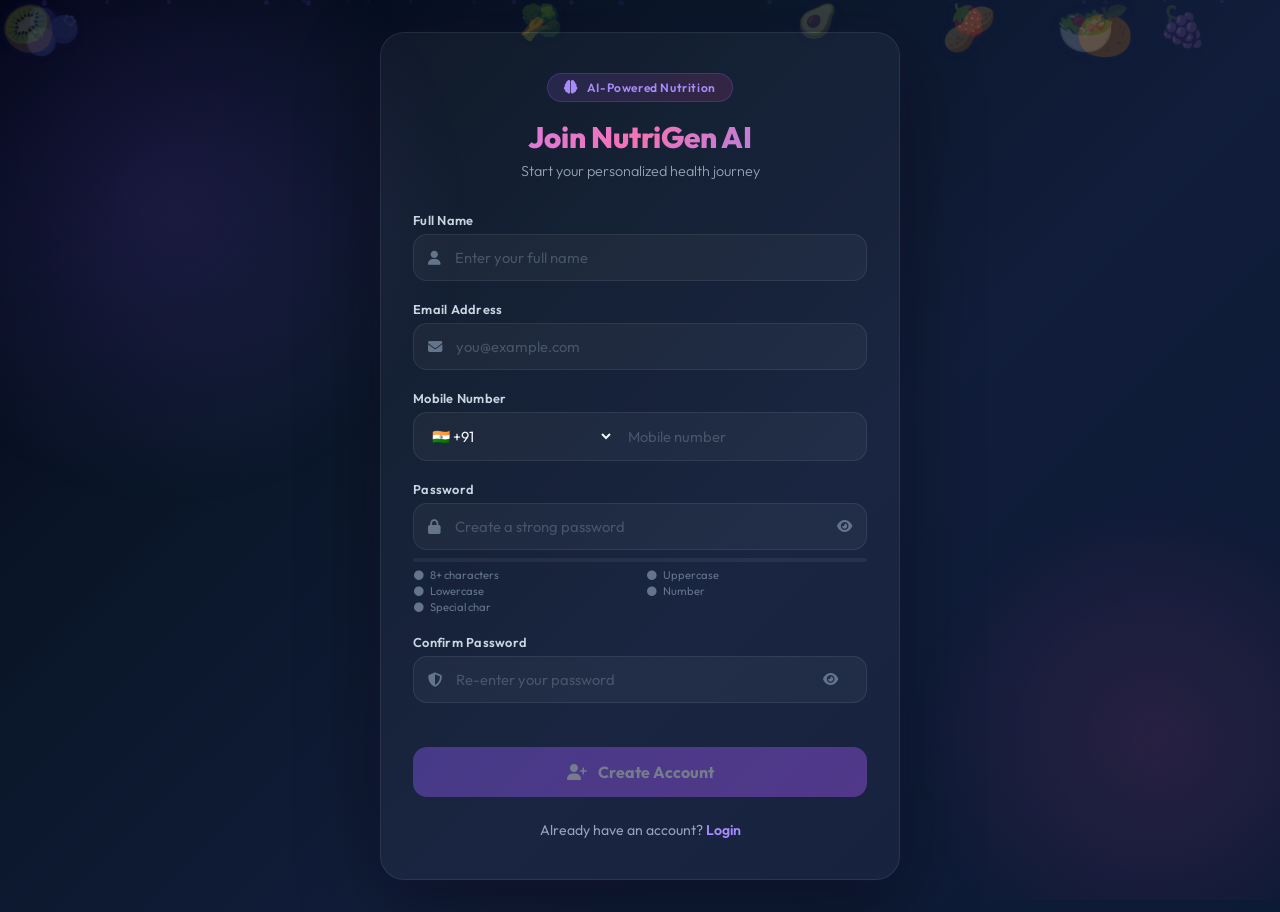
<file: templates/signup.html>
<!DOCTYPE html>
<html lang="en">

<head>
    <meta charset="UTF-8">
    <meta name="viewport" content="width=device-width, initial-scale=1.0">
    <title>Sign Up | NutriGen AI</title>
    <meta name="description" content="Join NutriGen AI - Your personal AI-powered nutrition and recipe assistant">
    <link rel="preconnect" href="https://fonts.googleapis.com">
    <link rel="preconnect" href="https://fonts.gstatic.com" crossorigin>
    <link href="https://fonts.googleapis.com/css2?family=Outfit:wght@300;400;500;600;700;800&display=swap"
        rel="stylesheet">
    <link rel="stylesheet" href="https://cdnjs.cloudflare.com/ajax/libs/font-awesome/6.5.0/css/all.min.css">
    <style>
        *,
        *::before,
        *::after {
            margin: 0;
            padding: 0;
            box-sizing: border-box;
        }

        html {
            scroll-behavior: smooth;
            -webkit-font-smoothing: antialiased;
        }

        body {
            font-family: 'Outfit', sans-serif;
            min-height: 100vh;
            background: linear-gradient(135deg, #020617 0%, #0a1628 30%, #111d3a 60%, #0c1a35 100%);
            color: #f1f5f9;
            overflow-x: hidden;
            display: flex;
            align-items: center;
            justify-content: center;
            padding: 2rem 1rem;
        }

        /* ── Animated Background Glow ── */
        .bg-glow {
            position: fixed;
            inset: 0;
            z-index: 0;
            pointer-events: none;
            overflow: hidden;
        }

        .bg-glow::before {
            content: '';
            position: absolute;
            width: 600px;
            height: 600px;
            top: -10%;
            left: -10%;
            background: radial-gradient(circle, rgba(139, 92, 246, 0.15) 0%, transparent 70%);
            animation: glowDrift1 20s ease-in-out infinite alternate;
        }

        .bg-glow::after {
            content: '';
            position: absolute;
            width: 500px;
            height: 500px;
            bottom: -10%;
            right: -10%;
            background: radial-gradient(circle, rgba(236, 72, 153, 0.12) 0%, transparent 70%);
            animation: glowDrift2 18s ease-in-out infinite alternate;
        }

        @keyframes glowDrift1 {
            0% {
                transform: translate(0, 0)
            }

            100% {
                transform: translate(80px, 60px)
            }
        }

        @keyframes glowDrift2 {
            0% {
                transform: translate(0, 0)
            }

            100% {
                transform: translate(-60px, -80px)
            }
        }

        /* ── Floating Particles ── */
        .particles {
            position: fixed;
            inset: 0;
            z-index: 0;
            pointer-events: none;
            overflow: hidden;
        }

        .particle {
            position: absolute;
            border-radius: 50%;
            background: rgba(139, 92, 246, 0.25);
            animation: particleFloat linear infinite;
        }

        @keyframes particleFloat {
            0% {
                transform: translateY(100vh) scale(0);
                opacity: 0;
            }

            10% {
                opacity: 1;
            }

            90% {
                opacity: 0.6;
            }

            100% {
                transform: translateY(-10vh) scale(1);
                opacity: 0;
            }
        }

        /* ── Floating Food Elements ── */
        .food-elements {
            position: fixed;
            inset: 0;
            z-index: 0;
            pointer-events: none;
            overflow: hidden;
        }

        .food-item {
            position: absolute;
            font-size: 2.5rem;
            opacity: 0.18;
            animation: foodFloat linear infinite;
            filter: drop-shadow(0 0 8px rgba(139, 92, 246, 0.2));
        }

        @keyframes foodFloat {
            0% {
                transform: translateY(110vh) rotate(0deg) scale(0.7);
                opacity: 0;
            }

            5% {
                opacity: 0.18;
            }

            95% {
                opacity: 0.12;
            }

            100% {
                transform: translateY(-10vh) rotate(360deg) scale(1);
                opacity: 0;
            }
        }

        /* ── Main Container ── */
        .signup-wrapper {
            position: relative;
            z-index: 10;
            width: 100%;
            max-width: 520px;
            animation: pageLoad 0.8s cubic-bezier(0.16, 1, 0.3, 1) forwards;
            opacity: 0;
            transform: translateY(30px);
        }

        @keyframes pageLoad {
            to {
                opacity: 1;
                transform: translateY(0);
            }
        }

        /* ── Glassmorphism Card ── */
        .glass-card {
            background: rgba(255, 255, 255, 0.04);
            backdrop-filter: blur(24px) saturate(180%);
            -webkit-backdrop-filter: blur(24px) saturate(180%);
            border: 1px solid rgba(255, 255, 255, 0.08);
            border-radius: 24px;
            padding: 2.5rem 2rem;
            box-shadow: 0 25px 80px rgba(0, 0, 0, 0.4), 0 0 40px rgba(139, 92, 246, 0.06);
            transition: box-shadow 0.4s ease;
        }

        .glass-card:hover {
            box-shadow: 0 30px 90px rgba(0, 0, 0, 0.5), 0 0 60px rgba(139, 92, 246, 0.1);
        }

        /* ── Header ── */
        .auth-header {
            text-align: center;
            margin-bottom: 2rem;
        }

        .ai-badge {
            display: inline-flex;
            align-items: center;
            gap: 8px;
            background: linear-gradient(135deg, rgba(139, 92, 246, 0.15), rgba(236, 72, 153, 0.15));
            border: 1px solid rgba(139, 92, 246, 0.25);
            border-radius: 50px;
            padding: 6px 16px;
            font-size: 0.75rem;
            font-weight: 600;
            color: #a78bfa;
            margin-bottom: 1rem;
            letter-spacing: 0.05em;
        }

        .ai-badge i {
            font-size: 0.85rem;
        }

        .auth-header h2 {
            font-size: 1.85rem;
            font-weight: 800;
            background: linear-gradient(135deg, #c084fc, #f472b6, #818cf8);
            -webkit-background-clip: text;
            -webkit-text-fill-color: transparent;
            background-clip: text;
            margin-bottom: 0.4rem;
        }

        .auth-header p {
            color: #94a3b8;
            font-size: 0.9rem;
            font-weight: 300;
        }

        /* ── Form Groups ── */
        .form-group {
            margin-bottom: 1.25rem;
            position: relative;
        }

        .form-group label {
            display: block;
            font-size: 0.8rem;
            font-weight: 600;
            color: #cbd5e1;
            margin-bottom: 6px;
            letter-spacing: 0.02em;
        }

        .input-wrap {
            position: relative;
            display: flex;
            align-items: center;
            background: rgba(255, 255, 255, 0.04);
            border: 1.5px solid rgba(255, 255, 255, 0.08);
            border-radius: 14px;
            transition: all 0.3s ease;
            overflow: hidden;
        }

        .input-wrap:focus-within {
            border-color: rgba(139, 92, 246, 0.5);
            box-shadow: 0 0 0 4px rgba(139, 92, 246, 0.1), 0 0 20px rgba(139, 92, 246, 0.05);
            background: rgba(255, 255, 255, 0.06);
        }

        .input-wrap.valid {
            border-color: rgba(16, 185, 129, 0.5);
        }

        .input-wrap.valid:focus-within {
            box-shadow: 0 0 0 4px rgba(16, 185, 129, 0.1);
        }

        .input-wrap.invalid {
            border-color: rgba(239, 68, 68, 0.5);
        }

        .input-wrap.invalid:focus-within {
            box-shadow: 0 0 0 4px rgba(239, 68, 68, 0.1);
        }

        .input-wrap i.field-icon {
            padding-left: 14px;
            color: #64748b;
            font-size: 0.9rem;
            flex-shrink: 0;
            transition: color 0.3s;
        }

        .input-wrap:focus-within i.field-icon {
            color: #a78bfa;
        }

        .input-wrap.valid i.field-icon {
            color: #10b981;
        }

        .input-wrap.invalid i.field-icon {
            color: #ef4444;
        }

        .input-wrap input,
        .input-wrap select {
            flex: 1;
            background: transparent;
            border: none;
            outline: none;
            padding: 13px 14px;
            color: #f1f5f9;
            font-family: 'Outfit', sans-serif;
            font-size: 0.92rem;
        }

        .input-wrap input::placeholder {
            color: #475569;
        }

        .input-wrap select {
            cursor: pointer;
        }

        .input-wrap select option {
            background: #1e293b;
            color: #f1f5f9;
        }

        .status-icon {
            padding-right: 14px;
            font-size: 0.85rem;
            flex-shrink: 0;
            animation: statusPop 0.3s cubic-bezier(0.34, 1.56, 0.64, 1);
        }

        @keyframes statusPop {
            0% {
                transform: scale(0)
            }

            100% {
                transform: scale(1)
            }
        }

        .status-icon.valid {
            color: #10b981;
        }

        .status-icon.invalid {
            color: #ef4444;
        }

        .error-msg {
            font-size: 0.75rem;
            color: #f87171;
            margin-top: 4px;
            padding-left: 4px;
            display: none;
            animation: slideDown 0.2s ease;
        }

        .error-msg.show {
            display: block;
        }

        @keyframes slideDown {
            0% {
                opacity: 0;
                transform: translateY(-4px)
            }

            100% {
                opacity: 1;
                transform: translateY(0)
            }
        }

        /* ── Country Code ── */
        .country-select {
            background: transparent;
            border: none;
            outline: none;
            color: #cbd5e1;
            font-family: 'Outfit', sans-serif;
            font-size: 0.88rem;
            padding: 13px 4px 13px 14px;
            cursor: pointer;
            min-width: 80px;
            border-right: 1px solid rgba(255, 255, 255, 0.08);
        }

        .country-select option {
            background: #1e293b;
            color: #f1f5f9;
        }

        /* ── Password Strength ── */
        .password-strength {
            margin-top: 8px;
        }

        .strength-bar {
            height: 4px;
            background: rgba(255, 255, 255, 0.06);
            border-radius: 4px;
            overflow: hidden;
            margin-bottom: 6px;
        }

        .strength-fill {
            height: 100%;
            border-radius: 4px;
            width: 0%;
            transition: width 0.4s ease, background 0.4s ease;
        }

        .strength-checks {
            display: grid;
            grid-template-columns: 1fr 1fr;
            gap: 2px 12px;
        }

        .strength-check {
            font-size: 0.7rem;
            color: #64748b;
            display: flex;
            align-items: center;
            gap: 5px;
            transition: color 0.3s;
        }

        .strength-check.met {
            color: #10b981;
        }

        .strength-check i {
            font-size: 0.6rem;
            width: 12px;
            text-align: center;
        }

        /* ── OTP Section ── */
        .otp-section {
            margin-top: 10px;
            padding: 14px;
            border-radius: 14px;
            background: rgba(255, 255, 255, 0.03);
            border: 1px solid rgba(255, 255, 255, 0.06);
            display: none;
            animation: slideDown 0.3s ease;
        }

        .otp-section.show {
            display: block;
        }

        .otp-row {
            display: flex;
            gap: 8px;
            justify-content: center;
            margin: 12px 0;
        }

        .otp-digit {
            width: 44px;
            height: 52px;
            text-align: center;
            font-size: 1.3rem;
            font-weight: 700;
            font-family: 'Outfit', sans-serif;
            background: rgba(255, 255, 255, 0.05);
            border: 1.5px solid rgba(255, 255, 255, 0.1);
            border-radius: 12px;
            color: #f1f5f9;
            outline: none;
            transition: all 0.3s;
        }

        .otp-digit:focus {
            border-color: rgba(139, 92, 246, 0.6);
            box-shadow: 0 0 0 3px rgba(139, 92, 246, 0.15);
            background: rgba(255, 255, 255, 0.08);
        }

        .otp-timer {
            text-align: center;
            font-size: 0.8rem;
            color: #94a3b8;
            margin-top: 6px;
        }

        .otp-timer span {
            color: #a78bfa;
            font-weight: 600;
        }

        .resend-btn {
            background: none;
            border: none;
            color: #a78bfa;
            font-size: 0.8rem;
            font-weight: 600;
            cursor: pointer;
            display: none;
            margin: 6px auto;
            font-family: 'Outfit', sans-serif;
            transition: color 0.3s;
        }

        .resend-btn:hover {
            color: #c084fc;
        }

        .verify-btn {
            display: inline-flex;
            align-items: center;
            gap: 6px;
            padding: 8px 18px;
            font-size: 0.8rem;
            font-weight: 600;
            background: linear-gradient(135deg, #8b5cf6, #a855f7);
            color: #fff;
            border: none;
            border-radius: 10px;
            cursor: pointer;
            font-family: 'Outfit', sans-serif;
            transition: all 0.3s;
            margin-top: 6px;
        }

        .verify-btn:hover {
            transform: translateY(-1px);
            box-shadow: 0 4px 15px rgba(139, 92, 246, 0.3);
        }

        .verify-btn:disabled {
            opacity: 0.5;
            cursor: not-allowed;
            transform: none;
        }

        .verify-btn .spinner {
            display: none;
            animation: spin 1s linear infinite;
        }

        @keyframes spin {
            to {
                transform: rotate(360deg)
            }
        }

        .verified-badge {
            display: none;
            align-items: center;
            gap: 6px;
            color: #10b981;
            font-size: 0.85rem;
            font-weight: 600;
            margin-top: 8px;
        }

        .verified-badge.show {
            display: inline-flex;
        }

        .verified-badge i {
            animation: checkPop 0.5s cubic-bezier(0.34, 1.56, 0.64, 1);
        }

        @keyframes checkPop {
            0% {
                transform: scale(0) rotate(-45deg)
            }

            100% {
                transform: scale(1) rotate(0)
            }
        }

        /* ── Success Checkmark (SVG animated) ── */
        .success-checkmark {
            width: 28px;
            height: 28px;
            display: none;
        }

        .success-checkmark.show {
            display: inline-block;
        }

        .success-checkmark .checkmark-circle {
            stroke: #10b981;
            stroke-dasharray: 166;
            stroke-dashoffset: 166;
            animation: strokeDraw 0.6s cubic-bezier(0.65, 0, 0.45, 1) forwards;
        }

        .success-checkmark .checkmark-check {
            stroke: #10b981;
            stroke-dasharray: 48;
            stroke-dashoffset: 48;
            animation: strokeDraw 0.3s cubic-bezier(0.65, 0, 0.45, 1) 0.4s forwards;
        }

        @keyframes strokeDraw {
            to {
                stroke-dashoffset: 0
            }
        }

        /* ── Primary Button ── */
        .btn-create {
            width: 100%;
            padding: 15px;
            margin-top: 1.5rem;
            font-size: 1rem;
            font-weight: 700;
            font-family: 'Outfit', sans-serif;
            border: none;
            border-radius: 14px;
            background: linear-gradient(135deg, #8b5cf6, #a855f7, #ec4899);
            background-size: 200% 200%;
            color: #fff;
            cursor: pointer;
            transition: all 0.4s ease;
            position: relative;
            overflow: hidden;
            animation: gradientShift 4s ease infinite;
        }

        @keyframes gradientShift {

            0%,
            100% {
                background-position: 0% 50%
            }

            50% {
                background-position: 100% 50%
            }
        }

        .btn-create:hover:not(:disabled) {
            transform: translateY(-2px);
            box-shadow: 0 8px 30px rgba(139, 92, 246, 0.4), 0 0 40px rgba(139, 92, 246, 0.15);
        }

        .btn-create:active:not(:disabled) {
            transform: translateY(0);
        }

        .btn-create:disabled {
            opacity: 0.4;
            cursor: not-allowed;
            transform: none;
        }

        .btn-create::after {
            content: '';
            position: absolute;
            inset: -2px;
            border-radius: 16px;
            background: linear-gradient(135deg, #8b5cf6, #ec4899, #8b5cf6);
            z-index: -1;
            filter: blur(15px);
            opacity: 0;
            transition: opacity 0.4s;
        }

        .btn-create:hover:not(:disabled)::after {
            opacity: 0.5;
        }

        /* ── Footer Link ── */
        .auth-footer {
            text-align: center;
            margin-top: 1.5rem;
            font-size: 0.88rem;
            color: #94a3b8;
        }

        .auth-footer a {
            color: #a78bfa;
            text-decoration: none;
            font-weight: 600;
            transition: all 0.3s;
            border-bottom: 2px solid transparent;
        }

        .auth-footer a:hover {
            color: #c084fc;
            border-bottom-color: #c084fc;
        }

        /* ── Responsive ── */
        @media(max-width:600px) {
            body {
                padding: 1rem 0.75rem;
            }

            .glass-card {
                padding: 2rem 1.25rem;
                border-radius: 20px;
            }

            .auth-header h2 {
                font-size: 1.5rem;
            }

            .otp-digit {
                width: 38px;
                height: 46px;
                font-size: 1.1rem;
            }

            .strength-checks {
                grid-template-columns: 1fr;
            }

            .food-item {
                font-size: 1.8rem;
            }
        }
    </style>
</head>

<body>
    <!-- Animated Glow Background -->
    <div class="bg-glow"></div>

    <!-- Floating Particles -->
    <div class="particles" id="particles"></div>

    <!-- Floating Food Elements -->
    <div class="food-elements" id="foodElements"></div>

    <!-- Signup Card -->
    <div class="signup-wrapper">
        <div class="glass-card">
            <div class="auth-header">
                <div class="ai-badge"><i class="fas fa-brain"></i> AI-Powered Nutrition</div>
                <h2>Join NutriGen AI</h2>
                <p>Start your personalized health journey</p>
            </div>

            <form id="signupForm" onsubmit="handleSignup(event)" novalidate>
                <!-- Full Name -->
                <div class="form-group">
                    <label>Full Name</label>
                    <div class="input-wrap" id="nameWrap">
                        <i class="fas fa-user field-icon"></i>
                        <input type="text" id="fullName" placeholder="Enter your full name" autocomplete="name">
                        <span class="status-icon" id="nameStatus"></span>
                    </div>
                    <div class="error-msg" id="nameError"></div>
                </div>

                <!-- Email -->
                <div class="form-group">
                    <label>Email Address</label>
                    <div class="input-wrap" id="emailWrap">
                        <i class="fas fa-envelope field-icon"></i>
                        <input type="email" id="emailInput" placeholder="you@example.com" autocomplete="email">
                        <span class="status-icon" id="emailStatus"></span>
                    </div>
                    <div class="error-msg" id="emailError"></div>
                    <button type="button" class="verify-btn" id="emailVerifyBtn" onclick="sendEmailOTP()"
                        style="display:none">
                        <i class="fas fa-paper-plane"></i> Verify Email
                        <i class="fas fa-circle-notch spinner" id="emailSpinner"></i>
                    </button>
                    <div class="verified-badge" id="emailVerified">
                        <svg class="success-checkmark show" viewBox="0 0 52 52">
                            <circle class="checkmark-circle" cx="26" cy="26" r="25" fill="none" stroke-width="2" />
                            <path class="checkmark-check" fill="none" d="M14 27l7 7 16-16" stroke-width="3" />
                        </svg>
                        Email Verified!
                    </div>
                    <div class="otp-section" id="emailOtpSection">
                        <div style="text-align:center;font-size:0.85rem;color:#cbd5e1;margin-bottom:4px">Enter the
                            6-digit code</div>
                        <div class="otp-row" id="emailOtpRow"></div>
                        <div class="otp-timer" id="emailTimer">Resend in <span id="emailCountdown">60</span>s</div>
                        <button type="button" class="resend-btn" id="emailResend" onclick="sendEmailOTP()">Resend
                            OTP</button>
                    </div>
                </div>

                <!-- Mobile -->
                <div class="form-group">
                    <label>Mobile Number</label>
                    <div class="input-wrap" id="mobileWrap">
                        <select class="country-select" id="countryCode">
                            <option value="+91" data-len="10">🇮🇳 +91</option>
                            <option value="+1" data-len="10">🇺🇸 +1</option>
                            <option value="+44" data-len="10">🇬🇧 +44</option>
                            <option value="+61" data-len="9">🇦🇺 +61</option>
                            <option value="+81" data-len="10">🇯🇵 +81</option>
                            <option value="+49" data-len="11">🇩🇪 +49</option>
                            <option value="+33" data-len="9">🇫🇷 +33</option>
                            <option value="+971" data-len="9">🇦🇪 +971</option>
                            <option value="+86" data-len="11">🇨🇳 +86</option>
                            <option value="+55" data-len="11">🇧🇷 +55</option>
                        </select>
                        <input type="tel" id="mobileInput" placeholder="Mobile number" autocomplete="tel">
                        <span class="status-icon" id="mobileStatus"></span>
                    </div>
                    <div class="error-msg" id="mobileError"></div>
                    <button type="button" class="verify-btn" id="mobileVerifyBtn" onclick="sendMobileOTP()"
                        style="display:none">
                        <i class="fas fa-sms"></i> Send OTP
                        <i class="fas fa-circle-notch spinner" id="mobileSpinner"></i>
                    </button>
                    <div class="verified-badge" id="mobileVerified">
                        <svg class="success-checkmark show" viewBox="0 0 52 52">
                            <circle class="checkmark-circle" cx="26" cy="26" r="25" fill="none" stroke-width="2" />
                            <path class="checkmark-check" fill="none" d="M14 27l7 7 16-16" stroke-width="3" />
                        </svg>
                        Mobile Verified!
                    </div>
                    <div class="otp-section" id="mobileOtpSection">
                        <div style="text-align:center;font-size:0.85rem;color:#cbd5e1;margin-bottom:4px">Enter the
                            6-digit code</div>
                        <div class="otp-row" id="mobileOtpRow"></div>
                        <div class="otp-timer" id="mobileTimer">Resend in <span id="mobileCountdown">60</span>s</div>
                        <button type="button" class="resend-btn" id="mobileResend" onclick="sendMobileOTP()">Resend
                            OTP</button>
                    </div>
                </div>

                <!-- Password -->
                <div class="form-group">
                    <label>Password</label>
                    <div class="input-wrap" id="passwordWrap">
                        <i class="fas fa-lock field-icon"></i>
                        <input type="password" id="passwordInput" placeholder="Create a strong password"
                            autocomplete="new-password">
                        <i class="fas fa-eye" id="togglePw"
                            style="padding-right:14px;color:#64748b;cursor:pointer;font-size:0.85rem"
                            onclick="togglePassword('passwordInput','togglePw')"></i>
                    </div>
                    <div class="password-strength" id="pwStrength">
                        <div class="strength-bar">
                            <div class="strength-fill" id="strengthFill"></div>
                        </div>
                        <div class="strength-checks">
                            <span class="strength-check" id="chkLen"><i class="fas fa-circle"></i> 8+ characters</span>
                            <span class="strength-check" id="chkUpper"><i class="fas fa-circle"></i> Uppercase</span>
                            <span class="strength-check" id="chkLower"><i class="fas fa-circle"></i> Lowercase</span>
                            <span class="strength-check" id="chkNum"><i class="fas fa-circle"></i> Number</span>
                            <span class="strength-check" id="chkSpecial"><i class="fas fa-circle"></i> Special
                                char</span>
                        </div>
                    </div>
                </div>

                <!-- Confirm Password -->
                <div class="form-group">
                    <label>Confirm Password</label>
                    <div class="input-wrap" id="confirmWrap">
                        <i class="fas fa-shield-halved field-icon"></i>
                        <input type="password" id="confirmInput" placeholder="Re-enter your password"
                            autocomplete="new-password">
                        <i class="fas fa-eye" id="toggleCpw"
                            style="padding-right:14px;color:#64748b;cursor:pointer;font-size:0.85rem"
                            onclick="togglePassword('confirmInput','toggleCpw')"></i>
                        <span class="status-icon" id="confirmStatus"></span>
                    </div>
                    <div class="error-msg" id="confirmError"></div>
                </div>

                <button type="submit" class="btn-create" id="createBtn" disabled>
                    <i class="fas fa-user-plus" style="margin-right:8px"></i> Create Account
                </button>
            </form>

            <div class="auth-footer">
                Already have an account? <a href="/">Login</a>
            </div>
        </div>
    </div>

    <script>
        // ── Background Animations ──
        (function initParticles() {
            const c = document.getElementById('particles');
            for (let i = 0; i < 20; i++) {
                const p = document.createElement('span');
                p.className = 'particle';
                const s = Math.random() * 4 + 2;
                p.style.cssText = `width:${s}px;height:${s}px;left:${Math.random() * 100}%;animation-duration:${Math.random() * 15 + 10}s;animation-delay:${Math.random() * 10}s;opacity:${Math.random() * 0.4 + 0.1}`;
                c.appendChild(p);
            }
        })();
        (function initFood() {
            const foods = ['🥑', '🥦', '🫐', '🥗', '🍓', '🥜', '🍊', '🥝', '🍇', '🥕', '🍋', '🥥'];
            const c = document.getElementById('foodElements');
            for (let i = 0; i < 10; i++) {
                const f = document.createElement('span');
                f.className = 'food-item';
                f.textContent = foods[i % foods.length];
                f.style.cssText = `left:${Math.random() * 95}%;animation-duration:${Math.random() * 25 + 20}s;animation-delay:${Math.random() * 15}s;font-size:${Math.random() * 1.5 + 1.5}rem`;
                c.appendChild(f);
            }
        })();

        // ── State ──
        let emailVerifiedState = false, mobileVerifiedState = false;
        let emailTimerInterval = null, mobileTimerInterval = null;

        // ── Validation Helpers ──
        function setValid(wrapId, statusId) {
            document.getElementById(wrapId).className = 'input-wrap valid';
            const s = document.getElementById(statusId);
            s.className = 'status-icon valid'; s.innerHTML = '<i class="fas fa-check-circle"></i>';
        }
        function setInvalid(wrapId, statusId, errorId, msg) {
            document.getElementById(wrapId).className = 'input-wrap invalid';
            const s = document.getElementById(statusId);
            s.className = 'status-icon invalid'; s.innerHTML = '<i class="fas fa-exclamation-circle"></i>';
            const e = document.getElementById(errorId);
            e.textContent = msg; e.className = 'error-msg show';
        }
        function clearState(wrapId, statusId, errorId) {
            document.getElementById(wrapId).className = 'input-wrap';
            document.getElementById(statusId).className = 'status-icon';
            document.getElementById(statusId).innerHTML = '';
            const e = document.getElementById(errorId);
            e.className = 'error-msg'; e.textContent = '';
        }

        // ── Full Name Validation ──
        document.getElementById('fullName').addEventListener('input', function () {
            const v = this.value.trim();
            if (!v) { clearState('nameWrap', 'nameStatus', 'nameError'); return; }
            if (v.length < 3) setInvalid('nameWrap', 'nameStatus', 'nameError', 'Minimum 3 characters required');
            else if (!/^[a-zA-Z\s]+$/.test(v)) setInvalid('nameWrap', 'nameStatus', 'nameError', 'Letters only');
            else { setValid('nameWrap', 'nameStatus'); document.getElementById('nameError').className = 'error-msg'; }
            checkFormReady();
        });

        // ── Email Validation ──
        document.getElementById('emailInput').addEventListener('input', function () {
            const v = this.value.trim();
            if (!v) { clearState('emailWrap', 'emailStatus', 'emailError'); document.getElementById('emailVerifyBtn').style.display = 'none'; return; }
            const valid = /^[^\s@]+@[^\s@]+\.[^\s@]+$/.test(v);
            if (!valid) {
                setInvalid('emailWrap', 'emailStatus', 'emailError', 'Enter a valid email');
                document.getElementById('emailVerifyBtn').style.display = 'none';
            } else {
                setValid('emailWrap', 'emailStatus');
                document.getElementById('emailError').className = 'error-msg';
                if (!emailVerifiedState) document.getElementById('emailVerifyBtn').style.display = 'inline-flex';
            }
            checkFormReady();
        });

        // ── Mobile Validation ──
        document.getElementById('mobileInput').addEventListener('input', function () {
            this.value = this.value.replace(/\D/g, '');
            const v = this.value;
            const expected = parseInt(document.getElementById('countryCode').selectedOptions[0].dataset.len);
            if (!v) { clearState('mobileWrap', 'mobileStatus', 'mobileError'); document.getElementById('mobileVerifyBtn').style.display = 'none'; return; }
            if (v.length !== expected) {
                setInvalid('mobileWrap', 'mobileStatus', 'mobileError', `Must be ${expected} digits`);
                document.getElementById('mobileVerifyBtn').style.display = 'none';
            } else {
                setValid('mobileWrap', 'mobileStatus');
                document.getElementById('mobileError').className = 'error-msg';
                if (!mobileVerifiedState) document.getElementById('mobileVerifyBtn').style.display = 'inline-flex';
            }
            checkFormReady();
        });
        document.getElementById('countryCode').addEventListener('change', () => {
            document.getElementById('mobileInput').dispatchEvent(new Event('input'));
        });

        // ── Password Validation ──
        document.getElementById('passwordInput').addEventListener('input', function () {
            const v = this.value;
            const checks = { len: v.length >= 8, upper: /[A-Z]/.test(v), lower: /[a-z]/.test(v), num: /[0-9]/.test(v), special: /[^a-zA-Z0-9]/.test(v) };
            const ids = { len: 'chkLen', upper: 'chkUpper', lower: 'chkLower', num: 'chkNum', special: 'chkSpecial' };
            let score = 0;
            for (const k in checks) {
                const el = document.getElementById(ids[k]);
                if (checks[k]) { el.className = 'strength-check met'; el.querySelector('i').className = 'fas fa-check-circle'; score++; }
                else { el.className = 'strength-check'; el.querySelector('i').className = 'fas fa-circle'; }
            }
            const fill = document.getElementById('strengthFill');
            const pct = (score / 5) * 100;
            fill.style.width = pct + '%';
            if (score <= 2) fill.style.background = '#ef4444';
            else if (score <= 3) fill.style.background = '#f59e0b';
            else if (score <= 4) fill.style.background = '#3b82f6';
            else fill.style.background = '#10b981';

            document.getElementById('confirmInput').dispatchEvent(new Event('input'));
            checkFormReady();
        });

        // ── Confirm Password ──
        document.getElementById('confirmInput').addEventListener('input', function () {
            const pw = document.getElementById('passwordInput').value;
            const v = this.value;
            if (!v) { clearState('confirmWrap', 'confirmStatus', 'confirmError'); return; }
            if (v !== pw) setInvalid('confirmWrap', 'confirmStatus', 'confirmError', 'Passwords do not match');
            else { setValid('confirmWrap', 'confirmStatus'); document.getElementById('confirmError').className = 'error-msg'; }
            checkFormReady();
        });

        // ── Toggle Password Visibility ──
        function togglePassword(inputId, iconId) {
            const inp = document.getElementById(inputId);
            const ico = document.getElementById(iconId);
            if (inp.type === 'password') { inp.type = 'text'; ico.className = 'fas fa-eye-slash'; }
            else { inp.type = 'password'; ico.className = 'fas fa-eye'; }
        }

        // ── OTP Helpers ──
        function createOTPInputs(containerId, onComplete) {
            const c = document.getElementById(containerId);
            c.innerHTML = '';
            for (let i = 0; i < 6; i++) {
                const inp = document.createElement('input');
                inp.type = 'text'; inp.maxLength = 1; inp.className = 'otp-digit';
                inp.dataset.index = i;
                inp.addEventListener('input', function () {
                    if (this.value.length === 1 && i < 5) c.children[i + 1].focus();
                    const code = Array.from(c.children).map(x => x.value).join('');
                    if (code.length === 6) onComplete(code);
                });
                inp.addEventListener('keydown', function (e) {
                    if (e.key === 'Backspace' && !this.value && i > 0) c.children[i - 1].focus();
                });
                inp.addEventListener('paste', function (e) {
                    e.preventDefault();
                    const text = (e.clipboardData || window.clipboardData).getData('text').replace(/\D/g, '').slice(0, 6);
                    for (let j = 0; j < text.length && j < 6; j++) c.children[j].value = text[j];
                    if (text.length === 6) onComplete(text);
                });
                c.appendChild(inp);
            }
            setTimeout(() => c.children[0].focus(), 100);
        }

        function startTimer(countdownId, timerId, resendId, seconds) {
            let t = seconds;
            document.getElementById(countdownId).textContent = t;
            document.getElementById(timerId).style.display = 'block';
            document.getElementById(resendId).style.display = 'none';
            return setInterval(() => {
                t--;
                document.getElementById(countdownId).textContent = t;
                if (t <= 0) {
                    clearInterval(emailTimerInterval); clearInterval(mobileTimerInterval);
                    document.getElementById(timerId).style.display = 'none';
                    document.getElementById(resendId).style.display = 'block';
                }
            }, 1000);
        }

        // ── Send Email OTP ──
        async function sendEmailOTP() {
            const btn = document.getElementById('emailVerifyBtn');
            const spinner = document.getElementById('emailSpinner');
            spinner.style.display = 'inline-block'; btn.disabled = true;
            try {
                const res = await fetch('/api/send-email-otp', {
                    method: 'POST', headers: { 'Content-Type': 'application/json' },
                    body: JSON.stringify({ email: document.getElementById('emailInput').value.trim() })
                });
                const data = await res.json();
                if (data.success) {
                    btn.style.display = 'none';
                    document.getElementById('emailOtpSection').className = 'otp-section show';
                    createOTPInputs('emailOtpRow', verifyEmailOTP);
                    if (emailTimerInterval) clearInterval(emailTimerInterval);
                    emailTimerInterval = startTimer('emailCountdown', 'emailTimer', 'emailResend', 60);
                } else {
                    setInvalid('emailWrap', 'emailStatus', 'emailError', data.error || 'Failed to send OTP');
                }
            } catch (e) {
                setInvalid('emailWrap', 'emailStatus', 'emailError', 'Network error');
            }
            spinner.style.display = 'none'; btn.disabled = false;
        }

        async function verifyEmailOTP(code) {
            try {
                const res = await fetch('/api/verify-email-otp', {
                    method: 'POST', headers: { 'Content-Type': 'application/json' },
                    body: JSON.stringify({ email: document.getElementById('emailInput').value.trim(), otp: code })
                });
                const data = await res.json();
                if (data.success) {
                    emailVerifiedState = true;
                    document.getElementById('emailOtpSection').className = 'otp-section';
                    document.getElementById('emailVerified').className = 'verified-badge show';
                    document.getElementById('emailVerifyBtn').style.display = 'none';
                    if (emailTimerInterval) clearInterval(emailTimerInterval);
                    checkFormReady();
                } else {
                    const digits = document.querySelectorAll('#emailOtpRow .otp-digit');
                    digits.forEach(d => { d.value = ''; d.style.borderColor = 'rgba(239,68,68,0.5)'; });
                    digits[0].focus();
                    setTimeout(() => digits.forEach(d => d.style.borderColor = ''), 800);
                }
            } catch (e) { }
        }

        // ── Send Mobile OTP ──
        async function sendMobileOTP() {
            const btn = document.getElementById('mobileVerifyBtn');
            const spinner = document.getElementById('mobileSpinner');
            spinner.style.display = 'inline-block'; btn.disabled = true;
            try {
                const res = await fetch('/api/send-mobile-otp', {
                    method: 'POST', headers: { 'Content-Type': 'application/json' },
                    body: JSON.stringify({ mobile: document.getElementById('countryCode').value + document.getElementById('mobileInput').value })
                });
                const data = await res.json();
                if (data.success) {
                    btn.style.display = 'none';
                    document.getElementById('mobileOtpSection').className = 'otp-section show';
                    createOTPInputs('mobileOtpRow', verifyMobileOTP);
                    if (mobileTimerInterval) clearInterval(mobileTimerInterval);
                    mobileTimerInterval = startTimer('mobileCountdown', 'mobileTimer', 'mobileResend', 60);
                } else {
                    setInvalid('mobileWrap', 'mobileStatus', 'mobileError', data.error || 'Failed to send OTP');
                }
            } catch (e) {
                setInvalid('mobileWrap', 'mobileStatus', 'mobileError', 'Network error');
            }
            spinner.style.display = 'none'; btn.disabled = false;
        }

        async function verifyMobileOTP(code) {
            try {
                const res = await fetch('/api/verify-mobile-otp', {
                    method: 'POST', headers: { 'Content-Type': 'application/json' },
                    body: JSON.stringify({ mobile: document.getElementById('countryCode').value + document.getElementById('mobileInput').value, otp: code })
                });
                const data = await res.json();
                if (data.success) {
                    mobileVerifiedState = true;
                    document.getElementById('mobileOtpSection').className = 'otp-section';
                    document.getElementById('mobileVerified').className = 'verified-badge show';
                    document.getElementById('mobileVerifyBtn').style.display = 'none';
                    if (mobileTimerInterval) clearInterval(mobileTimerInterval);
                    checkFormReady();
                } else {
                    const digits = document.querySelectorAll('#mobileOtpRow .otp-digit');
                    digits.forEach(d => { d.value = ''; d.style.borderColor = 'rgba(239,68,68,0.5)'; });
                    digits[0].focus();
                    setTimeout(() => digits.forEach(d => d.style.borderColor = ''), 800);
                }
            } catch (e) { }
        }

        // ── Form Ready Check ──
        function checkFormReady() {
            const name = document.getElementById('fullName').value.trim();
            const email = document.getElementById('emailInput').value.trim();
            const mobile = document.getElementById('mobileInput').value;
            const pw = document.getElementById('passwordInput').value;
            const cpw = document.getElementById('confirmInput').value;

            const nameOk = name.length >= 3 && /^[a-zA-Z\s]+$/.test(name);
            const emailOk = /^[^\s@]+@[^\s@]+\.[^\s@]+$/.test(email);
            const expected = parseInt(document.getElementById('countryCode').selectedOptions[0].dataset.len);
            const mobileOk = mobile.length === expected;
            const pwOk = pw.length >= 8 && /[A-Z]/.test(pw) && /[a-z]/.test(pw) && /[0-9]/.test(pw) && /[^a-zA-Z0-9]/.test(pw);
            const cpwOk = cpw === pw && cpw.length > 0;

            document.getElementById('createBtn').disabled = !(nameOk && emailOk && mobileOk && pwOk && cpwOk && emailVerifiedState && mobileVerifiedState);
        }

        // ── Submit ──
        async function handleSignup(e) {
            e.preventDefault();
            const btn = document.getElementById('createBtn');
            const orig = btn.innerHTML;
            btn.innerHTML = '<i class="fas fa-circle-notch fa-spin"></i> Creating Account...';
            btn.disabled = true;
            try {
                const res = await fetch('/api/signup', {
                    method: 'POST', headers: { 'Content-Type': 'application/json' },
                    body: JSON.stringify({
                        name: document.getElementById('fullName').value.trim(),
                        email: document.getElementById('emailInput').value.trim(),
                        mobile: document.getElementById('countryCode').value + document.getElementById('mobileInput').value,
                        password: document.getElementById('passwordInput').value
                    })
                });
                const data = await res.json();
                if (data.success) {
                    btn.innerHTML = '<i class="fas fa-check"></i> Welcome to NutriGen!';
                    btn.style.background = 'linear-gradient(135deg,#10b981,#34d399)';
                    setTimeout(() => window.location.href = "/dashboard", 1200);
                } else throw new Error(data.error);
            } catch (err) {
                btn.innerHTML = orig; btn.disabled = false;
                setInvalid('emailWrap', 'emailStatus', 'emailError', err.message);
            }
        }
    </script>
</body>

</html>
</file>
